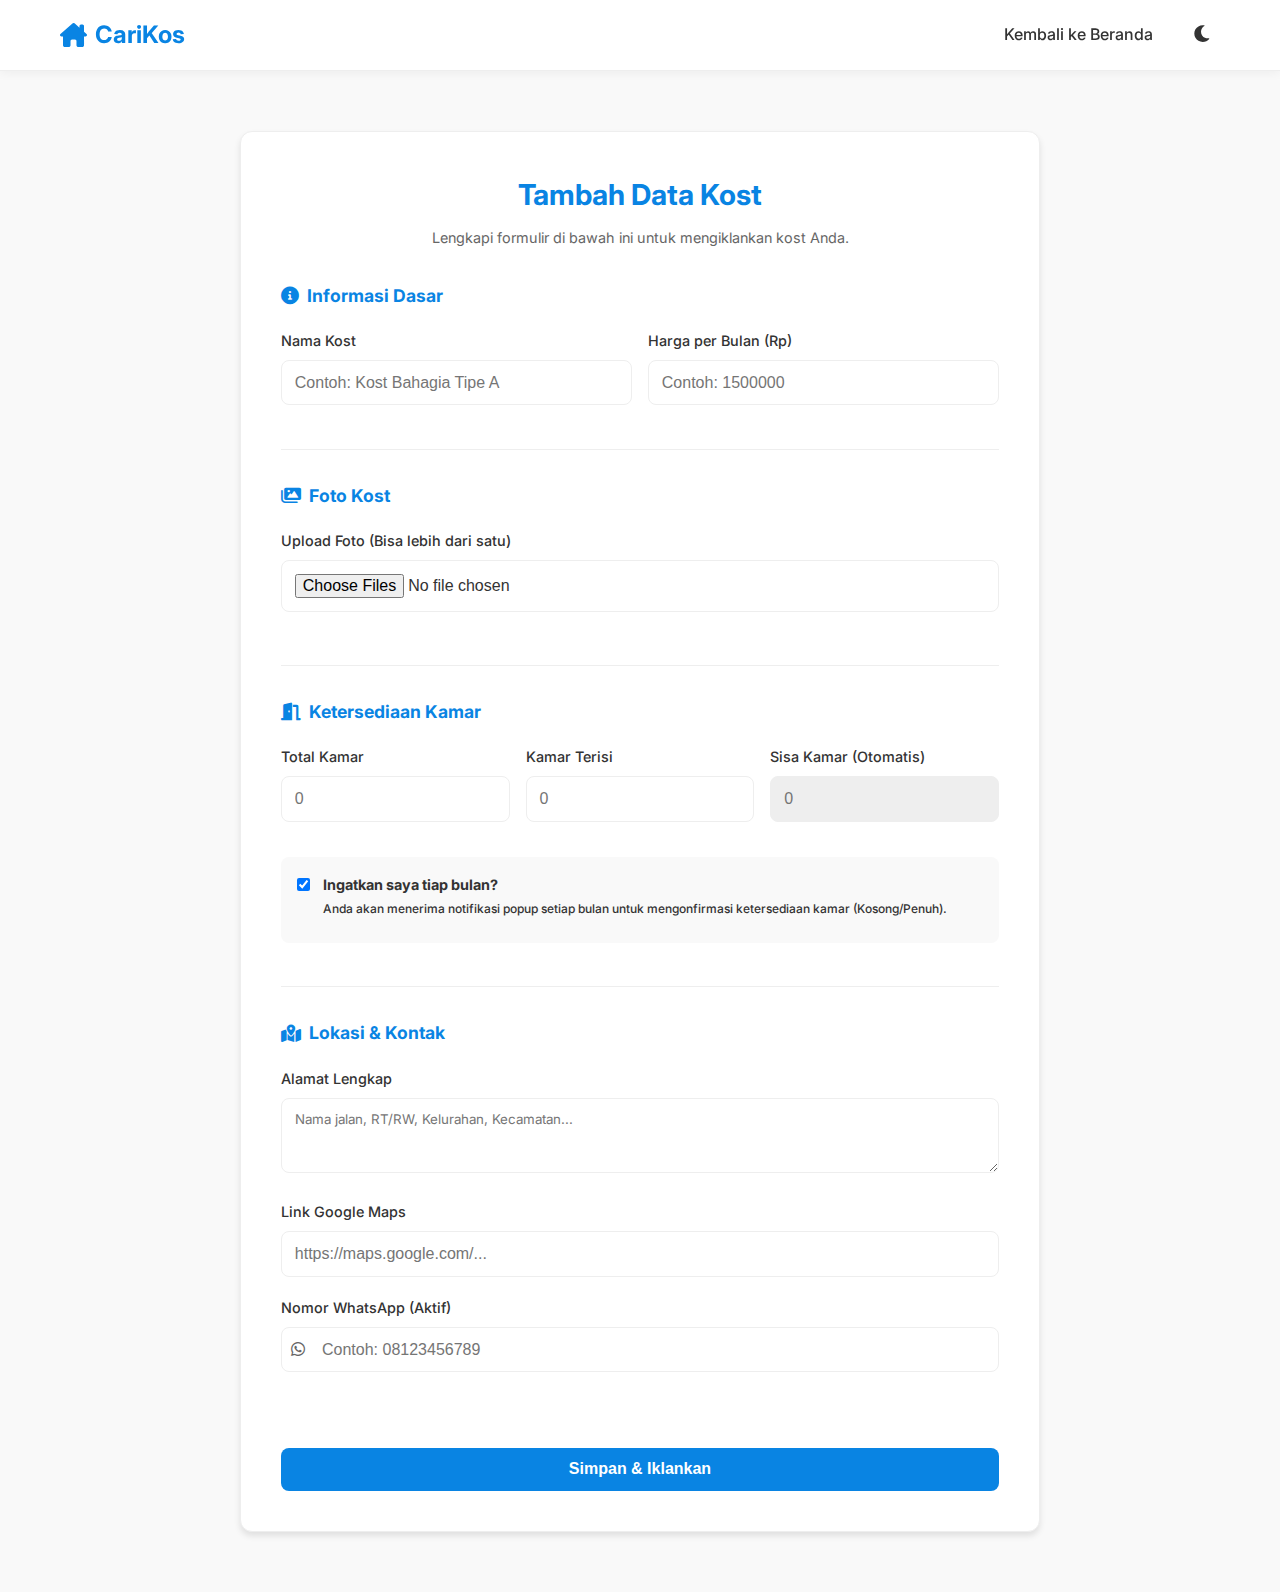
<file: add-kost.html>
<!DOCTYPE html>
<html lang="id">

<head>
    <meta charset="UTF-8">
    <meta name="viewport" content="width=device-width, initial-scale=1.0">
    <title>Tambah Kost - CariKos</title>
    <link rel="stylesheet" href="css/style.css">
    <link href="https://fonts.googleapis.com/css2?family=Inter:wght@400;500;600;700&display=swap" rel="stylesheet">
    <link rel="stylesheet" href="https://cdnjs.cloudflare.com/ajax/libs/font-awesome/6.0.0/css/all.min.css">
</head>

<body>

    <!-- Navbar -->
    <nav class="navbar">
        <div class="container nav-container">
            <a href="index.html" class="logo">
                <i class="fa-solid fa-house-chimney"></i> CariKos
            </a>
            <div class="nav-links">
                <a href="index.html">Kembali ke Beranda</a>
                <button id="theme-toggle" class="theme-toggle" title="Ganti Mode">
                    <i class="fa-solid fa-moon"></i>
                </button>
            </div>
            <div class="menu-toggle" id="mobile-menu">
                <i class="fa-solid fa-bars"></i>
            </div>
        </div>
    </nav>

    <!-- Form Section -->
    <section class="section-padding bg-light">
        <div class="container">
            <div class="auth-card" style="max-width: 800px; margin: 0 auto; text-align: left;">
                <div class="auth-header center-text">
                    <h2>Tambah Data Kost</h2>
                    <p>Lengkapi formulir di bawah ini untuk mengiklankan kost Anda.</p>
                </div>

                <form id="add-kost-form">

                    <!-- 1. Informasi Dasar -->
                    <div class="form-section">
                        <h3><i class="fa-solid fa-circle-info"></i> Informasi Dasar</h3>
                        <div class="form-grid">
                            <div class="form-group">
                                <label for="kost-name">Nama Kost</label>
                                <input type="text" id="kost-name" placeholder="Contoh: Kost Bahagia Tipe A" required>
                            </div>
                            <div class="form-group">
                                <label for="kost-price">Harga per Bulan (Rp)</label>
                                <input type="number" id="kost-price" placeholder="Contoh: 1500000" required>
                            </div>
                        </div>
                    </div>

                    <!-- 2. Media Gambar -->
                    <div class="form-section">
                        <h3><i class="fa-solid fa-images"></i> Foto Kost</h3>
                        <div class="form-group">
                            <label for="kost-images">Upload Foto (Bisa lebih dari satu)</label>
                            <input type="file" id="kost-images" multiple accept="image/*">
                            <div id="image-preview-container" class="preview-container">
                                <!-- Preview images will appear here -->
                            </div>
                        </div>
                    </div>

                    <!-- 3. Ketersediaan Kamar -->
                    <div class="form-section">
                        <h3><i class="fa-solid fa-door-open"></i> Ketersediaan Kamar</h3>
                        <div class="form-grid-3">
                            <div class="form-group">
                                <label for="total-rooms">Total Kamar</label>
                                <input type="number" id="total-rooms" min="1" placeholder="0" required>
                            </div>
                            <div class="form-group">
                                <label for="occupied-rooms">Kamar Terisi</label>
                                <input type="number" id="occupied-rooms" min="0" placeholder="0" required>
                            </div>
                            <div class="form-group">
                                <label for="empty-rooms">Sisa Kamar (Otomatis)</label>
                                <input type="number" id="empty-rooms" placeholder="0" readonly
                                    style="background-color: var(--border-color);">
                            </div>
                        </div>

                        <!-- Monthly Reminder Checkbox -->
                        <div class="form-group checkbox-group">
                            <input type="checkbox" id="monthly-reminder" checked>
                            <label for="monthly-reminder">
                                <strong>Ingatkan saya tiap bulan?</strong><br>
                                <small>Anda akan menerima notifikasi popup setiap bulan untuk mengonfirmasi ketersediaan
                                    kamar (Kosong/Penuh).</small>
                            </label>
                        </div>
                    </div>

                    <!-- 4. Lokasi & Kontak -->
                    <div class="form-section">
                        <h3><i class="fa-solid fa-map-location-dot"></i> Lokasi & Kontak</h3>
                        <div class="form-group">
                            <label for="kost-address">Alamat Lengkap</label>
                            <textarea id="kost-address" rows="3"
                                placeholder="Nama jalan, RT/RW, Kelurahan, Kecamatan..." required
                                style="width: 100%; padding: 0.8rem; border-radius: var(--radius); border: 1px solid var(--border-color); background: var(--bg-body); color: var(--text-main); font-family: inherit;"></textarea>
                        </div>
                        <div class="form-group">
                            <label for="maps-link">Link Google Maps</label>
                            <input type="url" id="maps-link" placeholder="https://maps.google.com/..." required>
                        </div>
                        <div class="form-group">
                            <label for="whatsapp-number">Nomor WhatsApp (Aktif)</label>
                            <div class="input-icon-group">
                                <span class="input-icon"><i class="fa-brands fa-whatsapp"></i></span>
                                <input type="tel" id="whatsapp-number" placeholder="Contoh: 08123456789" required
                                    style="padding-left: 2.5rem;">
                            </div>
                        </div>
                    </div>

                    <button type="submit" class="btn-block">Simpan & Iklankan</button>

                </form>
            </div>
        </div>
    </section>

    <!-- Script -->
    <script src="js/script.js"></script>
</body>

</html>
</file>
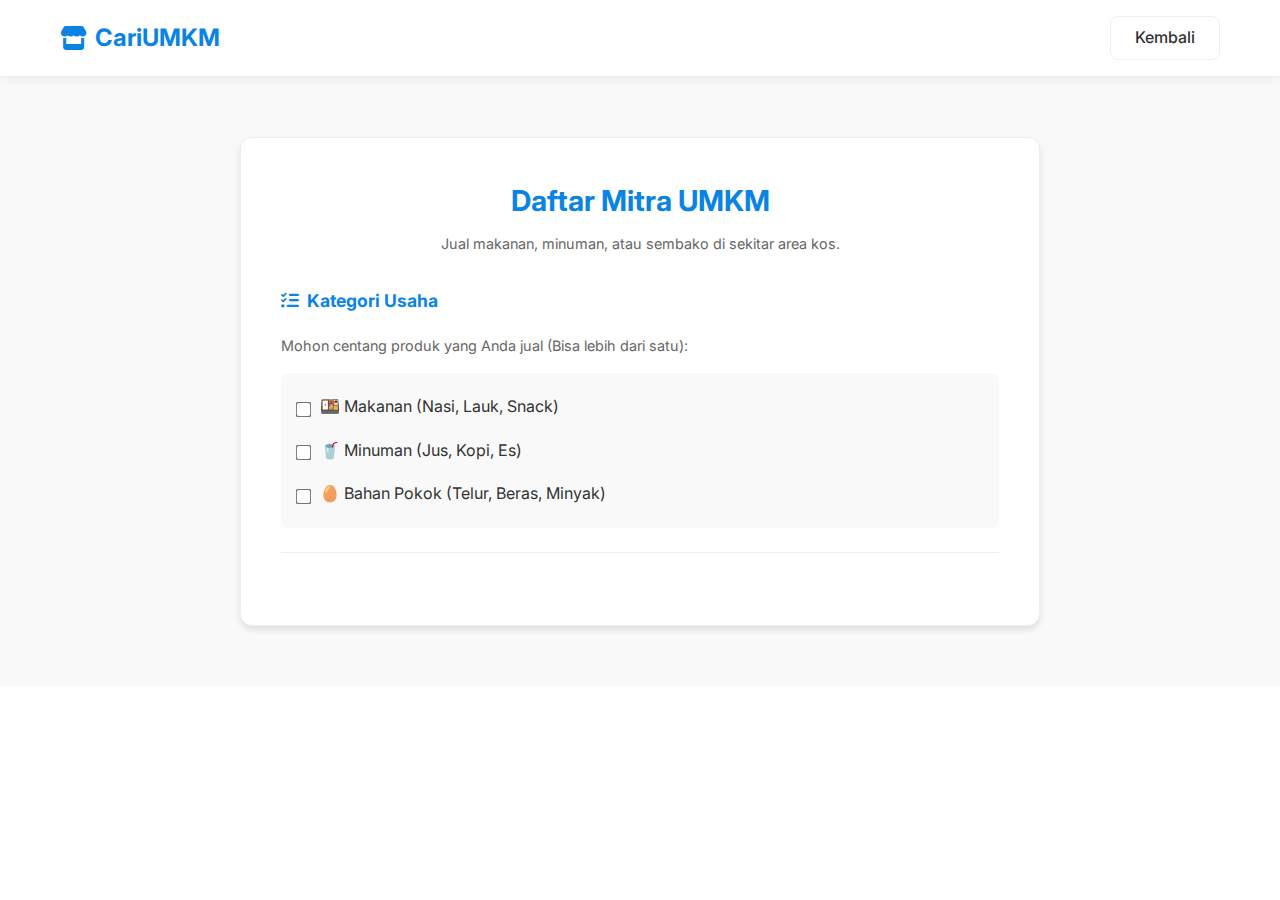
<file: add-umkm.html>
<!DOCTYPE html>
<html lang="id">

<head>
    <meta charset="UTF-8">
    <meta name="viewport" content="width=device-width, initial-scale=1.0">
    <title>Daftar UMKM - CariKos</title>
    <link rel="stylesheet" href="css/style.css">
    <link href="https://fonts.googleapis.com/css2?family=Inter:wght@400;500;600;700&display=swap" rel="stylesheet">
    <link rel="stylesheet" href="https://cdnjs.cloudflare.com/ajax/libs/font-awesome/6.0.0/css/all.min.css">
</head>

<body>

    <!-- Navbar -->
    <nav class="navbar">
        <div class="container nav-container">
            <a href="index.html" class="logo">
                <i class="fa-solid fa-store"></i> CariUMKM
            </a>
            <div class="nav-links">
                <a href="index.html" class="btn-login"
                    style="background: transparent; color: var(--text-main) !important; border: 1px solid var(--border-color);">Kembali</a>
            </div>
        </div>
    </nav>

    <!-- Form Section -->
    <section class="section-padding bg-light">
        <div class="container">
            <div class="auth-card" style="max-width: 800px; margin: 0 auto; text-align: left;">
                <div class="auth-header center-text">
                    <h2>Daftar Mitra UMKM</h2>
                    <p>Jual makanan, minuman, atau sembako di sekitar area kos.</p>
                </div>

                <form id="add-umkm-form">

                    <!-- 1. Kategori Usaha (Wajib Centang Dulu) -->
                    <div class="form-section">
                        <h3><i class="fa-solid fa-list-check"></i> Kategori Usaha</h3>
                        <p style="font-size: 0.9rem; margin-bottom: 1rem; color: var(--text-light);">Mohon centang
                            produk yang Anda jual (Bisa lebih dari satu):</p>

                        <div class="checkbox-group" style="flex-direction: column; gap: 0.5rem;">
                            <label class="custom-checkbox">
                                <input type="checkbox" name="umkm-category" value="Makanan">
                                <span>🍱 Makanan (Nasi, Lauk, Snack)</span>
                            </label>
                            <label class="custom-checkbox">
                                <input type="checkbox" name="umkm-category" value="Minuman">
                                <span>🥤 Minuman (Jus, Kopi, Es)</span>
                            </label>
                            <label class="custom-checkbox">
                                <input type="checkbox" name="umkm-category" value="Bahan Pokok">
                                <span>🥚 Bahan Pokok (Telur, Beras, Minyak)</span>
                            </label>
                        </div>
                    </div>

                    <!-- 2. Detail Usaha (Hidden by default) -->
                    <div id="umkm-details-section" class="hidden-section">

                        <div class="form-section">
                            <h3><i class="fa-solid fa-shop"></i> Informasi Usaha & Produk</h3>
                            <div class="form-grid">
                                <div class="form-group">
                                    <label for="umkm-name">Nama Usaha / Warung</label>
                                    <input type="text" id="umkm-name" placeholder="Contoh: Warung Makan Bu Tejo"
                                        required>
                                </div>
                                <div class="form-group">
                                    <label for="umkm-price-range">Range Harga (Rp)</label>
                                    <input type="text" id="umkm-price-range" placeholder="Contoh: 10.000 - 25.000"
                                        required>
                                </div>
                            </div>

                            <div class="form-group">
                                <label for="umkm-images">Foto Menu / Produk</label>
                                <input type="file" id="umkm-images" multiple accept="image/*">
                                <div id="umkm-image-preview" class="preview-container"></div>
                            </div>
                        </div>

                        <!-- 3. Opsi Pengiriman -->
                        <div class="form-section">
                            <h3><i class="fa-solid fa-truck-fast"></i> Opsi Pengiriman</h3>
                            <div class="form-group">
                                <label style="margin-bottom: 0.8rem; display: block;">Apakah pesanan bisa
                                    diantar?</label>
                                <div style="display: flex; gap: 1.5rem; flex-wrap: wrap;">
                                    <label style="display: flex; align-items: center; gap: 0.5rem; cursor: pointer;">
                                        <input type="radio" name="delivery-option" value="Ambil Sendiri" checked>
                                        <span>Ambil di Tempat (Pickup)</span>
                                    </label>
                                    <label style="display: flex; align-items: center; gap: 0.5rem; cursor: pointer;">
                                        <input type="radio" name="delivery-option" value="Diantar">
                                        <span>Bisa Diantar (Delivery)</span>
                                    </label>
                                    <label style="display: flex; align-items: center; gap: 0.5rem; cursor: pointer;">
                                        <input type="radio" name="delivery-option" value="Fleksibel">
                                        <span>Keduanya</span>
                                    </label>
                                </div>
                            </div>
                        </div>

                        <!-- 4. Lokasi & Kontak -->
                        <div class="form-section">
                            <h3><i class="fa-solid fa-map-location-dot"></i> Lokasi & Kontak</h3>
                            <div class="form-group">
                                <label for="umkm-address">Alamat Lengkap</label>
                                <textarea id="umkm-address" rows="2" placeholder="Alamat usaha..." required
                                    style="width: 100%; padding: 0.8rem; border-radius: var(--radius); border: 1px solid var(--border-color); background: var(--bg-body); color: var(--text-main); font-family: inherit;"></textarea>
                            </div>
                            <div class="form-group">
                                <label for="umkm-whatsapp">Nomor WhatsApp (Untuk Pemesanan)</label>
                                <div class="input-icon-group">
                                    <span class="input-icon"><i class="fa-brands fa-whatsapp"></i></span>
                                    <input type="tel" id="umkm-whatsapp" placeholder="Contoh: 08123456789" required
                                        style="padding-left: 2.5rem;">
                                </div>
                            </div>
                        </div>

                        <button type="submit" class="btn-block"
                            style="background-color: var(--secondary-color); color: #333;">Daftar UMKM Sekarang</button>
                    </div> <!-- End of Hidden Section -->

                </form>
            </div>
        </div>
    </section>

    <script src="js/script.js"></script>
</body>

</html>
</file>
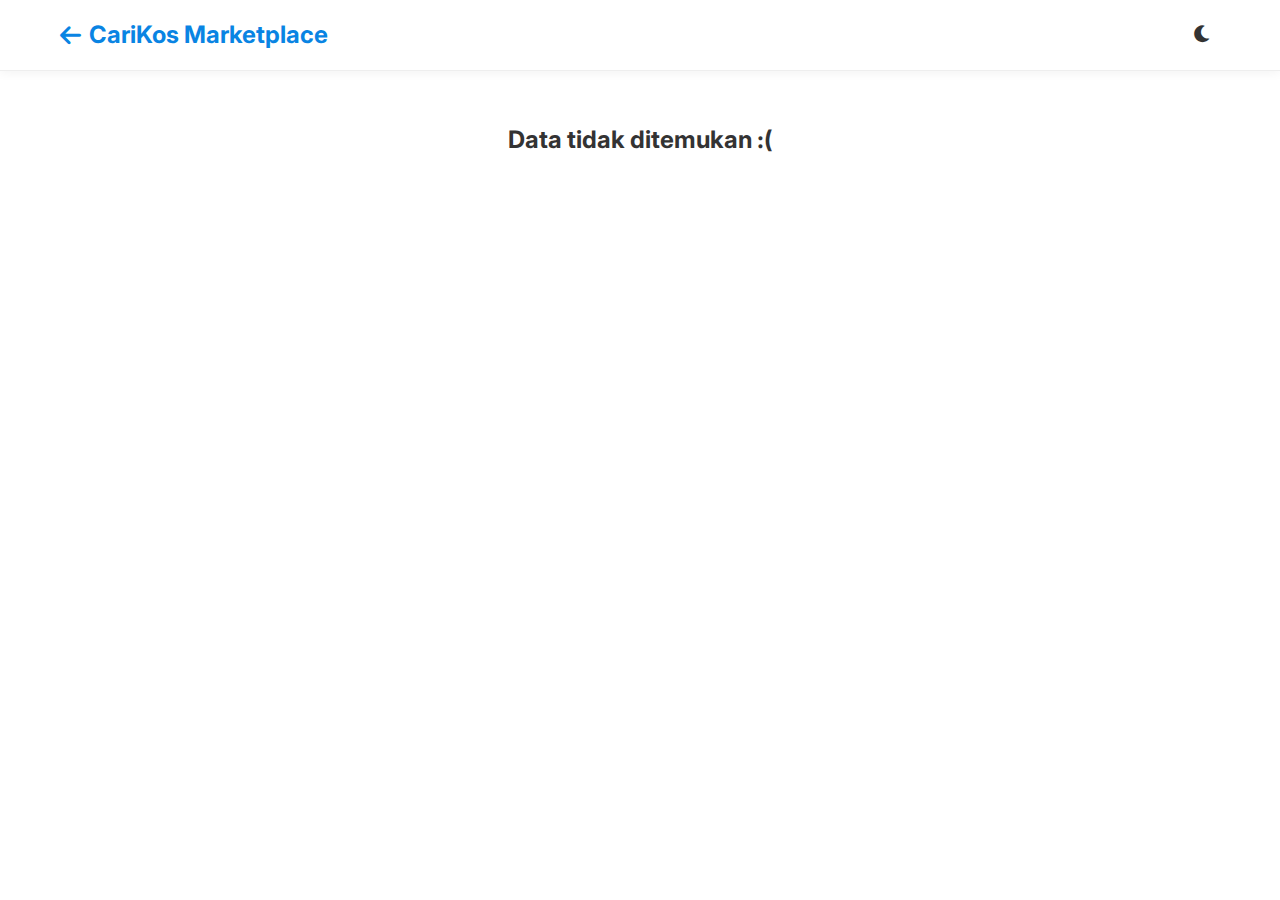
<file: detail.html>
<!DOCTYPE html>
<html lang="id">

<head>
    <meta charset="UTF-8">
    <meta name="viewport" content="width=device-width, initial-scale=1.0">
    <title>Detail - CariKos Marketplace</title>
    <link rel="stylesheet" href="css/style.css">
    <link href="https://fonts.googleapis.com/css2?family=Inter:wght@400;500;600;700&display=swap" rel="stylesheet">
    <link rel="stylesheet" href="https://cdnjs.cloudflare.com/ajax/libs/font-awesome/6.0.0/css/all.min.css">
</head>

<body class="fb-body">

    <!-- Navbar (Simplified for Marketplace feel) -->
    <nav class="navbar">
        <div class="container nav-container">
            <a href="index.html" class="logo">
                <i class="fa-solid fa-arrow-left"></i> CariKos Marketplace
            </a>
            <div class="nav-links">
                <button id="theme-toggle" class="theme-toggle" title="Ganti Mode">
                    <i class="fa-solid fa-moon"></i>
                </button>
            </div>
        </div>
    </nav>

    <!-- FB Marketplace Layout -->
    <div class="fb-container">
        <!-- LEFT: Image Gallery Stage -->
        <div class="fb-gallery-stage">
            <div class="main-image-wrapper">
                <img id="detail-main-img" src="" alt="Main Image">
            </div>
            <!-- Thumbnails Floating Bottom -->
            <div class="fb-thumbnails" id="detail-thumbs">
                <!-- Thumbs injected via JS -->
            </div>
        </div>

        <!-- RIGHT: Info & Actions -->
        <div class="fb-sidebar">
            <div class="fb-content-wrapper">

                <!-- Title Block -->
                <div class="fb-header">
                    <h1 id="detail-title">Memuat Nama...</h1>
                    <div class="fb-price-row">
                        <h2 id="detail-price">Rp0</h2>
                        <span id="detail-unit"></span>
                    </div>
                    <p class="fb-meta">
                        Listed <span id="listed-time">baru saja</span> in <span
                            id="detail-location-text">Lokasi..</span>
                    </p>
                </div>

                <!-- Action Buttons -->
                <div class="fb-actions">
                    <a href="#" id="wa-button" target="_blank" class="btn-fb-primary">
                        <i class="fa-brands fa-whatsapp"></i> Kirim Pesan
                    </a>
                    <div class="fb-secondary-actions">
                        <button class="btn-fb-secondary"><i class="fa-solid fa-bookmark"></i> Simpan</button>
                        <button class="btn-fb-secondary"><i class="fa-solid fa-share"></i> Bagikan</button>
                    </div>
                </div>

                <!-- Quick Message Box -->
                <div class="fb-message-box">
                    <p><i class="fa-brands fa-whatsapp" style="color:#25D366"></i> <strong>Kirim pesan ke
                            pemilik</strong></p>
                    <div class="chat-input-row">
                        <input type="text" value="Halo, apakah ini masih ada?" readonly
                            style="background: var(--bg-light); border:none; padding:10px; border-radius:8px; width:100%; color: var(--text-light);">
                        <button class="btn-send-icon"><i class="fa-solid fa-paper-plane"></i></button>
                    </div>
                </div>

                <hr class="fb-divider">

                <!-- Details Section -->
                <div class="fb-details">
                    <h3>Detail</h3>
                    <div class="detail-row">
                        <span class="label">Kategori</span>
                        <span class="value" id="detail-category">...</span>
                    </div>
                    <div class="detail-row">
                        <span class="label">Kondisi</span>
                        <span class="value">Terawat / Baru</span>
                    </div>

                    <h3 style="margin-top:1.5rem;">Deskripsi</h3>
                    <p id="detail-desc" class="desc-text">
                        Deskripsi lengkap akan muncul di sini...
                    </p>
                </div>

                <hr class="fb-divider">

                <!-- Map / Location -->
                <div class="fb-map-section">
                    <h3>Lokasi</h3>
                    <p id="detail-location-full" style="font-size:0.9rem; color:var(--text-light); margin-bottom:10px;">
                    </p>
                    <div class="map-placeholder">
                        <i class="fa-solid fa-map-location-dot"></i>
                        <span>Peta Lokasi (Perkiraan)</span>
                    </div>
                </div>

                <hr class="fb-divider">

                <!-- Seller Info -->
                <div class="fb-seller">
                    <div class="seller-avatar">
                        <i class="fa-solid fa-user"></i>
                    </div>
                    <div class="seller-info">
                        <h4>Pemilik / Admin</h4>
                        <p>Bergabung 2024</p>
                    </div>
                    <button class="btn-small-outline">Lihat Profil</button>
                </div>

            </div>
        </div>
    </div>

    <script src="js/script.js"></script>
</body>

</html>
</file>
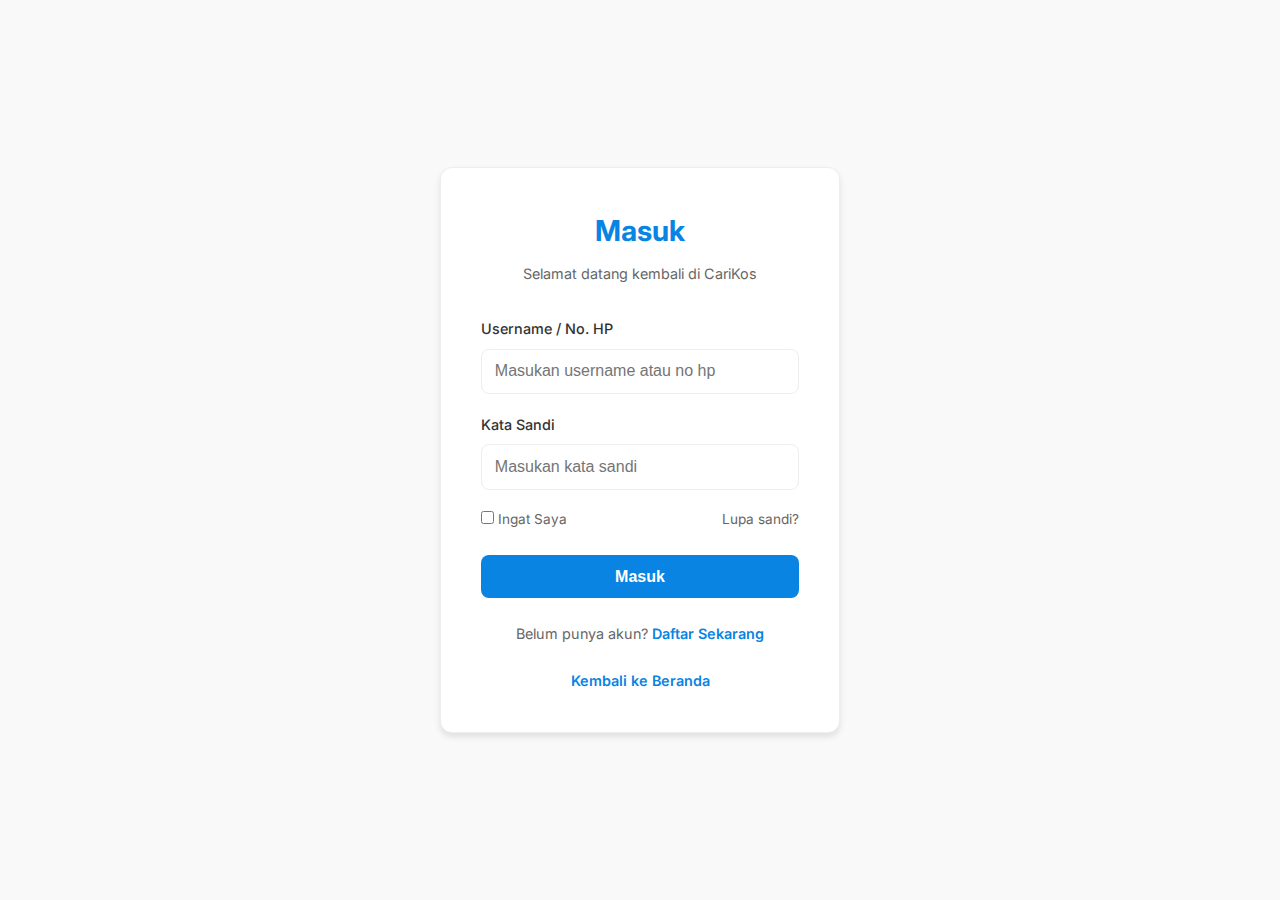
<file: login.html>
<!DOCTYPE html>
<html lang="id">

<head>
    <meta charset="UTF-8">
    <meta name="viewport" content="width=device-width, initial-scale=1.0">
    <title>Masuk - CariKos</title>
    <link rel="stylesheet" href="css/style.css">
    <link href="https://fonts.googleapis.com/css2?family=Inter:wght@400;500;600;700&display=swap" rel="stylesheet">
    <link rel="stylesheet" href="https://cdnjs.cloudflare.com/ajax/libs/font-awesome/6.0.0/css/all.min.css">
</head>

<body class="auth-body">

    <div class="auth-card">
        <div class="auth-header">
            <h2>Masuk</h2>
            <p>Selamat datang kembali di CariKos</p>
        </div>
        <form id="login-form">
            <div class="form-group">
                <label for="username">Username / No. HP</label>
                <input type="text" id="username" placeholder="Masukan username atau no hp" required>
            </div>
            <div class="form-group">
                <label for="password">Kata Sandi</label>
                <input type="password" id="password" placeholder="Masukan kata sandi" required>
            </div>
            <div class="form-actions">
                <label><input type="checkbox"> Ingat Saya</label>
                <a href="#">Lupa sandi?</a>
            </div>
            <button type="submit" class="btn-block">Masuk</button>
        </form>
        <div class="auth-footer">
            <p>Belum punya akun? <a href="register.html">Daftar Sekarang</a></p>
            <br>
            <a href="index.html">Kembali ke Beranda</a>
        </div>
    </div>

    <script src="js/script.js"></script>
</body>

</html>
</file>
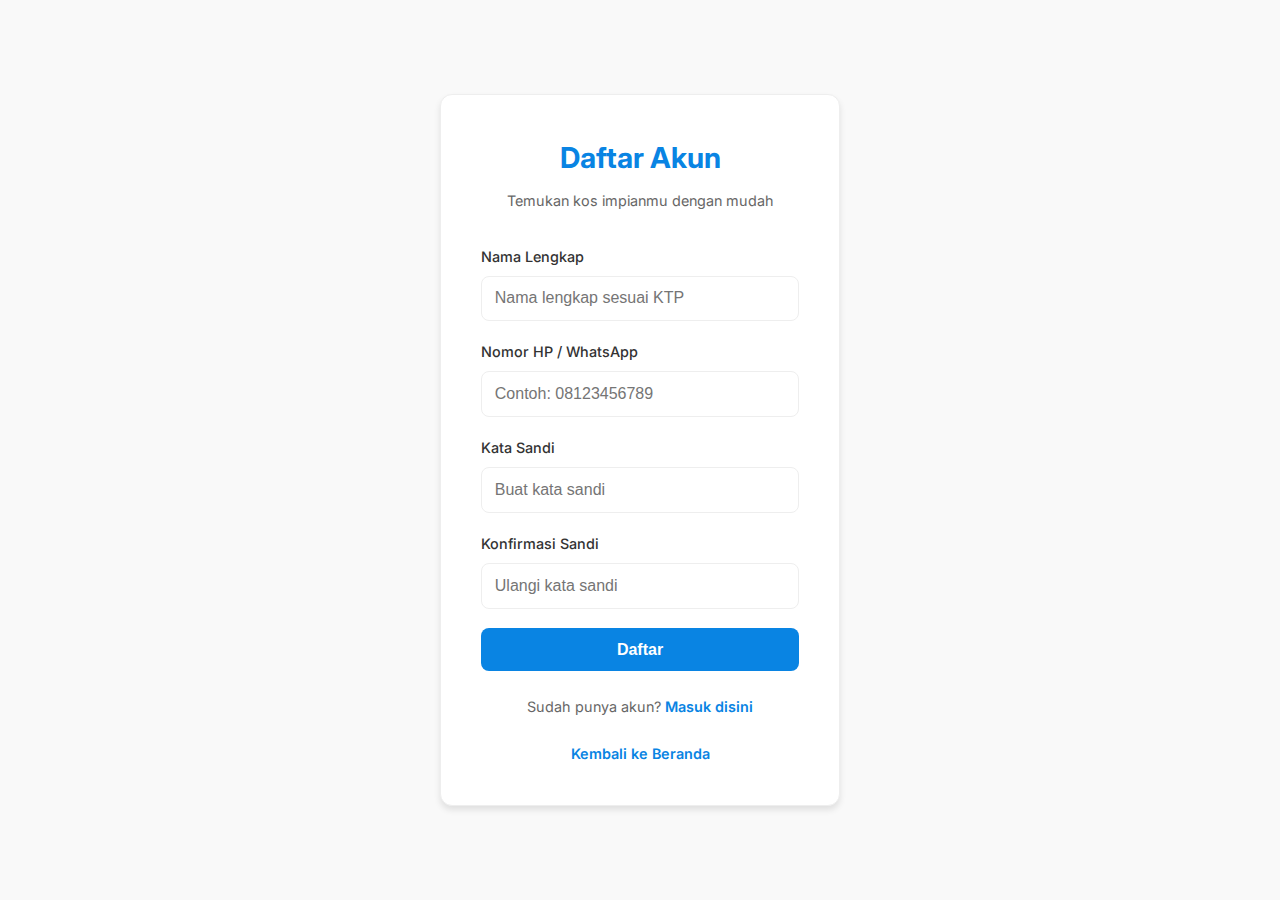
<file: register.html>
<!DOCTYPE html>
<html lang="id">

<head>
    <meta charset="UTF-8">
    <meta name="viewport" content="width=device-width, initial-scale=1.0">
    <title>Daftar - CariKos</title>
    <link rel="stylesheet" href="css/style.css">
    <link href="https://fonts.googleapis.com/css2?family=Inter:wght@400;500;600;700&display=swap" rel="stylesheet">
    <link rel="stylesheet" href="https://cdnjs.cloudflare.com/ajax/libs/font-awesome/6.0.0/css/all.min.css">
</head>

<body class="auth-body">

    <div class="auth-card">
        <div class="auth-header">
            <h2>Daftar Akun</h2>
            <p>Temukan kos impianmu dengan mudah</p>
        </div>
        <form id="register-form">
            <div class="form-group">
                <label for="fullname">Nama Lengkap</label>
                <input type="text" id="fullname" placeholder="Nama lengkap sesuai KTP" required>
            </div>
            <div class="form-group">
                <label for="phone">Nomor HP / WhatsApp</label>
                <input type="tel" id="phone" placeholder="Contoh: 08123456789" required>
            </div>
            <div class="form-group">
                <label for="password">Kata Sandi</label>
                <input type="password" id="password" placeholder="Buat kata sandi" required>
            </div>
            <div class="form-group">
                <label for="confirm-password">Konfirmasi Sandi</label>
                <input type="password" id="confirm-password" placeholder="Ulangi kata sandi" required>
            </div>

            <button type="submit" class="btn-block">Daftar</button>
        </form>
        <div class="auth-footer">
            <p>Sudah punya akun? <a href="login.html">Masuk disini</a></p>
            <br>
            <a href="index.html">Kembali ke Beranda</a>
        </div>
    </div>

    <script src="js/script.js"></script>
</body>

</html>
</file>
<file: css/style.css>
/* CSS Variables & Reset */
:root {
    /* Blue Theme Palette */
    --primary-color: #0984e3;
    --primary-dark: #076bb8;
    --secondary-color: #f1c40f;

    /* Light Mode Defaults */
    --bg-body: #ffffff;
    --bg-light: #f9f9f9;
    --bg-card: #ffffff;
    --text-main: #333333;
    --text-light: #666666;
    --border-color: #eeeeee;
    --shadow: 0 4px 6px rgba(0, 0, 0, 0.1);

    --radius: 8px;
    --transition: all 0.3s ease;
}

/* Dark Mode Variables */
[data-theme="dark"] {
    --bg-body: #1a1a1a;
    --bg-light: #2d2d2d;
    --bg-card: #2d2d2d;
    --text-main: #f5f5f5;
    --text-light: #cccccc;
    --border-color: #444444;
    --shadow: 0 4px 6px rgba(0, 0, 0, 0.3);
}

* {
    margin: 0;
    padding: 0;
    box-sizing: border-box;
}

body {
    font-family: 'Inter', sans-serif;
    line-height: 1.6;
    color: var(--text-main);
    background-color: var(--bg-body);
    transition: background-color 0.3s ease, color 0.3s ease;
}

a {
    text-decoration: none;
    color: inherit;
    transition: var(--transition);
}

ul {
    list-style: none;
}

img {
    max-width: 100%;
    display: block;
}

/* Layout Utilities */
.container {
    max-width: 1200px;
    margin: 0 auto;
    padding: 0 20px;
}

.section-padding {
    padding: 60px 0;
}

.bg-light {
    background-color: var(--bg-light);
}

.center-text {
    text-align: center;
}

/* Navbar */
.navbar {
    background-color: var(--bg-card);
    box-shadow: 0 2px 10px rgba(0, 0, 0, 0.05);
    position: sticky;
    top: 0;
    z-index: 1000;
    padding: 1rem 0;
    border-bottom: 1px solid var(--border-color);
}

.nav-container {
    display: flex;
    justify-content: space-between;
    align-items: center;
}

.logo {
    font-size: 1.5rem;
    font-weight: 700;
    color: var(--primary-color);
    display: flex;
    align-items: center;
    gap: 0.5rem;
}

.nav-links {
    display: flex;
    gap: 2rem;
    align-items: center;
}

.nav-links a {
    font-weight: 500;
    color: var(--text-main);
}

.nav-links a:hover {
    color: var(--primary-color);
}

.btn-login {
    padding: 0.5rem 1.5rem;
    border: 1px solid var(--primary-color);
    border-radius: var(--radius);
    color: var(--primary-color) !important;
}

.btn-login:hover {
    background-color: var(--primary-color);
    color: #ffffff !important;
}

.menu-toggle {
    display: none;
    font-size: 1.5rem;
    cursor: pointer;
    color: var(--text-main);
}

/* Theme Toggle Button */
.theme-toggle {
    background: none;
    border: none;
    color: var(--text-main);
    font-size: 1.2rem;
    cursor: pointer;
    padding: 0.5rem;
    transition: var(--transition);
}

.theme-toggle:hover {
    color: var(--primary-color);
}

/* Hero Section */
.hero {
    padding: 80px 0 60px;
    text-align: center;
    /* Updated SVG for Blue Theme */
    background-image: url("data:image/svg+xml,%3Csvg width='60' height='60' viewBox='0 0 60 60' xmlns='http://www.w3.org/2000/svg'%3E%3Cg fill='none' fill-rule='evenodd'%3E%3Cg fill='%230984e3' fill-opacity='0.05'%3E%3Cpath d='M36 34v-4h-2v4h-4v2h4v4h2v-4h4v-2h-4zm0-30V0h-2v4h-4v2h4v4h2V6h4V4h-4zM6 34v-4H4v4H0v2h4v4h2v-4h4v-2H6zM6 4V0H4v4H0v2h4v4h2V6h4V4H6z'/%3E%3C/g%3E%3C/g%3E%3C/svg%3E");
}

.hero h1 {
    font-size: 2.5rem;
    margin-bottom: 0.5rem;
    color: var(--text-main);
}

.hero p {
    color: var(--text-light);
    margin-bottom: 2rem;
    font-size: 1.1rem;
}

/* Search Box */
.search-box {
    background: var(--bg-card);
    padding: 0.5rem;
    border-radius: 50px;
    box-shadow: 0 4px 15px rgba(0, 0, 0, 0.1);
    max-width: 600px;
    margin: 0 auto;
    display: flex;
    align-items: center;
    border: 1px solid var(--border-color);
}

.search-icon {
    color: #999;
    margin-left: 1rem;
    font-size: 1.2rem;
}

.search-box input {
    border: none;
    outline: none;
    width: 100%;
    padding: 0.8rem 1rem;
    font-size: 1rem;
    background: transparent;
    color: var(--text-main);
}

.btn-search {
    background-color: var(--primary-color);
    color: #ffffff;
    border: none;
    padding: 0.8rem 2rem;
    border-radius: 50px;
    font-weight: 600;
    cursor: pointer;
    transition: var(--transition);
}

.btn-search:hover {
    background-color: var(--primary-dark);
}

/* Promo Banner */
.promo-banner {
    margin-top: -30px;
    margin-bottom: 2rem;
}

.promo-card {
    background: linear-gradient(135deg, #74b9ff, #0984e3);
    color: #ffffff;
    padding: 2rem;
    border-radius: 12px;
    display: flex;
    justify-content: space-between;
    align-items: center;
    box-shadow: var(--shadow);
    overflow: hidden;
    position: relative;
}

.promo-text h3 {
    font-size: 1.8rem;
    margin-bottom: 0.5rem;
    color: #ffffff;
}

.promo-text p {
    color: #f0f0f0;
}

.btn-outline {
    background: transparent;
    border: 2px solid #ffffff;
    color: #ffffff;
    padding: 0.6rem 1.5rem;
    border-radius: 50px;
    font-weight: 600;
    cursor: pointer;
    margin-top: 1rem;
    transition: var(--transition);
}

.btn-outline:hover {
    background: #ffffff;
    color: var(--primary-color);
}

.promo-visual {
    font-size: 5rem;
    opacity: 0.8;
}

/* Recommendations Section */
.section-header {
    display: flex;
    justify-content: space-between;
    align-items: flex-end;
    margin-bottom: 2rem;
}

.section-header h2 {
    font-size: 1.8rem;
    color: var(--text-main);
}

.highlight-text {
    color: var(--primary-color);
}

.view-all {
    color: var(--primary-color);
    font-weight: 600;
}

.card-grid {
    display: grid;
    grid-template-columns: repeat(auto-fit, minmax(250px, 1fr));
    gap: 1.5rem;
}

/* Card Component */
.card {
    background: var(--bg-card);
    border-radius: var(--radius);
    overflow: hidden;
    box-shadow: 0 2px 8px rgba(0, 0, 0, 0.08);
    transition: var(--transition);
    border: 1px solid var(--border-color);
}

.card:hover {
    transform: translateY(-5px);
    box-shadow: 0 8px 16px rgba(0, 0, 0, 0.12);
}

.card-image {
    position: relative;
    height: 180px;
}

.card-image img {
    width: 100%;
    height: 100%;
    object-fit: cover;
}

.tag {
    position: absolute;
    top: 10px;
    left: 10px;
    background: var(--secondary-color);
    color: #fff;
    padding: 2px 8px;
    border-radius: 4px;
    font-size: 0.75rem;
    font-weight: 700;
    text-transform: uppercase;
}

.price-overlay {
    position: absolute;
    bottom: 0;
    left: 0;
    background: rgba(0, 0, 0, 0.6);
    color: #ffffff;
    padding: 5px 10px;
    font-size: 0.9rem;
    font-weight: 600;
    border-top-right-radius: 8px;
}

.card-body {
    padding: 1rem;
}

.card-tags {
    display: flex;
    justify-content: space-between;
    font-size: 0.8rem;
    margin-bottom: 0.5rem;
}

.badge {
    padding: 2px 8px;
    border-radius: 4px;
    font-weight: 600;
}

.badge.putri {
    background: #ffeff5;
    color: #e84393;
}

.badge.putra {
    background: #eaf2ff;
    color: #0984e3;
}

.badge.campur {
    background: #eee;
    color: #636e72;
}

/* Dark Mode Adjustments for Badges */
[data-theme="dark"] .badge.putri {
    background: #602140;
    color: #faa2c1;
}

[data-theme="dark"] .badge.putra {
    background: #183e66;
    color: #74c0fc;
}

[data-theme="dark"] .badge.campur {
    background: #444;
    color: #ccc;
}


.rooms-left {
    color: #e74c3c;
    font-weight: 500;
}

.card h3 {
    font-size: 1.1rem;
    margin-bottom: 0.3rem;
    color: var(--text-main);
}

.location {
    color: var(--text-light);
    font-size: 0.9rem;
    margin-bottom: 0.8rem;
}

.facilities {
    display: flex;
    gap: 0.8rem;
    font-size: 0.85rem;
    color: var(--text-light);
}

/* Features Section */
.features-grid {
    display: grid;
    grid-template-columns: repeat(auto-fit, minmax(300px, 1fr));
    gap: 2rem;
    margin-top: 2rem;
}

.feature-group {
    background: var(--bg-card);
    padding: 2rem;
    border-radius: 12px;
    box-shadow: 0 4px 6px rgba(0, 0, 0, 0.05);
    transition: var(--transition);
    border: 1px solid var(--border-color);
}

.feature-group h3 {
    margin-bottom: 1rem;
    color: var(--text-main);
}

.feature-icon {
    width: 50px;
    height: 50px;
    border-radius: 12px;
    display: flex;
    align-items: center;
    justify-content: center;
    font-size: 1.5rem;
    margin-bottom: 1rem;
    color: #ffffff;
}

.feature-icon.owner {
    background-color: #27ae60;
}

.feature-icon.user {
    background-color: #0984e3;
}

.feature-icon.admin {
    background-color: #e67e22;
}

.feature-group ul li {
    margin-bottom: 0.5rem;
    display: flex;
    align-items: center;
    gap: 0.5rem;
    color: var(--text-light);
}

.feature-group ul li i {
    color: var(--primary-color);
    font-size: 0.9rem;
}

/* Footer */
.footer {
    background-color: #2c3e50;
    color: #ffffff;
    padding: 4rem 0 1rem;
}

[data-theme="dark"] .footer {
    background-color: #1e272e;
    border-top: 1px solid var(--border-color);
}


.footer-brand p {
    color: #bdc3c7;
}

.footer-links a {
    color: #bdc3c7;
}

.footer-links a:hover {
    color: #ffffff;
}

/* Auth Pages (Login/Register) */
.auth-body {
    display: flex;
    justify-content: center;
    align-items: center;
    min-height: 100vh;
    background-color: var(--bg-light);
}

.auth-card {
    background: var(--bg-card);
    padding: 2.5rem;
    border-radius: 12px;
    box-shadow: var(--shadow);
    width: 100%;
    max-width: 400px;
    text-align: center;
    border: 1px solid var(--border-color);
}

.auth-header {
    margin-bottom: 2rem;
}

.auth-header h2 {
    color: var(--primary-color);
    font-size: 1.8rem;
    margin-bottom: 0.5rem;
}

.auth-header p {
    color: var(--text-light);
    font-size: 0.9rem;
}

.form-group {
    margin-bottom: 1.2rem;
    text-align: left;
}

.form-group label {
    display: block;
    margin-bottom: 0.5rem;
    font-size: 0.9rem;
    color: var(--text-main);
    font-weight: 500;
}

.form-group input {
    width: 100%;
    padding: 0.8rem;
    border: 1px solid var(--border-color);
    border-radius: var(--radius);
    font-size: 1rem;
    background-color: var(--bg-body);
    color: var(--text-main);
}

.form-group input:focus {
    outline: none;
    border-color: var(--primary-color);
    box-shadow: 0 0 0 2px rgba(9, 132, 227, 0.2);
}

.form-actions {
    display: flex;
    justify-content: space-between;
    align-items: center;
    margin-bottom: 1.5rem;
    font-size: 0.85rem;
    color: var(--text-light);
}

.btn-block {
    width: 100%;
    padding: 0.8rem;
    background-color: var(--primary-color);
    color: #ffffff;
    border: none;
    border-radius: var(--radius);
    font-size: 1rem;
    font-weight: 600;
    cursor: pointer;
    transition: var(--transition);
}

.btn-block:hover {
    background-color: var(--primary-dark);
}

.auth-footer {
    margin-top: 1.5rem;
    font-size: 0.9rem;
    color: var(--text-light);
}

.auth-footer a {
    color: var(--primary-color);
    font-weight: 600;
}

/* Responsive */
@media (max-width: 768px) {
    .nav-links {
        display: none;
        flex-direction: column;
        width: 100%;
        position: absolute;
        top: 100%;
        left: 0;
        background: var(--bg-card);
        padding: 1rem;
        box-shadow: 0 4px 6px rgba(0, 0, 0, 0.1);
        border-top: 1px solid var(--border-color);
    }

    .nav-links.active {
        display: flex;
    }

    .menu-toggle {
        display: block;
    }

    .hero h1 {
        font-size: 2rem;
    }

    .promo-card {
        flex-direction: column;
        text-align: center;
    }

    .promo-visual {
        margin-top: 1rem;
    }
}

/* --- Add Kost Page Styles --- */
.form-section {
    margin-bottom: 2rem;
    padding-bottom: 1.5rem;
    border-bottom: 1px solid var(--border-color);
}

.form-section:last-of-type {
    border-bottom: none;
}

.form-section h3 {
    color: var(--primary-color);
    margin-bottom: 1.2rem;
    font-size: 1.1rem;
    display: flex;
    align-items: center;
    gap: 0.5rem;
}

.form-grid {
    display: grid;
    grid-template-columns: 1fr 1fr;
    gap: 1rem;
}

.form-grid-3 {
    display: grid;
    grid-template-columns: 1fr 1fr 1fr;
    gap: 1rem;
}

.checkbox-group {
    display: flex;
    align-items: flex-start;
    gap: 0.8rem;
    background: var(--bg-light);
    padding: 1rem;
    border-radius: var(--radius);
    margin-top: 1rem;
}

.checkbox-group input[type="checkbox"] {
    width: auto;
    margin-top: 0.3rem;
}

.preview-container {
    display: flex;
    gap: 10px;
    margin-top: 10px;
    flex-wrap: wrap;
}

.preview-img {
    width: 80px;
    height: 80px;
    object-fit: cover;
    border-radius: var(--radius);
    border: 1px solid var(--border-color);
}

.input-icon-group {
    position: relative;
}

.input-icon {
    position: absolute;
    left: 10px;
    top: 50%;
    transform: translateY(-50%);
    color: var(--text-light);
}

/* Progressive Form Styles */
.hidden-section {
    display: none;
    opacity: 0;
    transition: opacity 0.5s ease;
}

.hidden-section.visible {
    display: block;
    opacity: 1;
    animation: fadeIn 0.5s ease-in-out;
}

@keyframes fadeIn {
    from {
        opacity: 0;
        transform: translateY(10px);
    }

    to {
        opacity: 1;
        transform: translateY(0);
    }
}

.custom-checkbox {
    display: flex;
    align-items: center;
    gap: 10px;
    cursor: pointer;
    font-size: 1rem;
    padding: 5px 0;
}

.custom-checkbox input {
    transform: scale(1.2);
    cursor: pointer;
}

@media (max-width: 600px) {

    .form-grid,
    .form-grid-3 {
        grid-template-columns: 1fr;
    }

    /* --- FB Style Marketplace Detail --- */
    .fb-body {
        overflow-y: auto;
        /* Allow scroll */
    }

    .fb-container {
        display: flex;
        height: calc(100vh - 60px);
        /* Fill screen minus navbar */
        margin-top: 0;
    }

    @media (max-width: 900px) {
        .fb-container {
            flex-direction: column;
            height: auto;
        }
    }

    /* LEFT: Gallery Stage */
    .fb-gallery-stage {
        flex: 1.8;
        /* Takes up more space */
        background-color: #000;
        display: flex;
        flex-direction: column;
        justify-content: center;
        align-items: center;
        position: relative;
        padding: 20px;
    }

    .main-image-wrapper {
        height: 80%;
        width: 100%;
        display: flex;
        justify-content: center;
        align-items: center;
    }

    .main-image-wrapper img {
        max-height: 100%;
        max-width: 100%;
        object-fit: contain;
    }

    .fb-thumbnails {
        margin-top: 20px;
        display: flex;
        gap: 10px;
        overflow-x: auto;
        max-width: 100%;
        padding-bottom: 5px;
    }

    .fb-thumbnails img {
        width: 60px;
        height: 60px;
        object-fit: cover;
        border-radius: 6px;
        cursor: pointer;
        opacity: 0.7;
        transition: 0.2s;
        border: 2px solid transparent;
    }

    .fb-thumbnails img:hover,
    .fb-thumbnails img.active {
        opacity: 1;
        border-color: var(--primary-color);
    }

    /* RIGHT: Sidebar Info */
    .fb-sidebar {
        flex: 1;
        background-color: var(--bg-body);
        border-left: 1px solid var(--border-color);
        overflow-y: auto;
        padding: 24px;
        position: relative;
    }

    .fb-content-wrapper {
        max-width: 600px;
        margin: 0 auto;
    }

    .fb-header h1 {
        font-size: 1.8rem;
        font-weight: 700;
        margin-bottom: 8px;
        line-height: 1.2;
    }

    .fb-price-row {
        display: flex;
        align-items: baseline;
        gap: 5px;
        margin-bottom: 8px;
    }

    .fb-price-row h2 {
        font-size: 1.5rem;
        font-weight: 700;
        color: var(--text-main);
    }

    .fb-meta {
        font-size: 0.9rem;
        color: var(--text-light);
        margin-bottom: 24px;
    }

    /* Actions */
    .fb-actions {
        display: flex;
        flex-direction: column;
        gap: 12px;
        margin-bottom: 24px;
    }

    .btn-fb-primary {
        background-color: #0084FF;
        /* FB Blue */
        color: white;
        text-align: center;
        padding: 12px;
        border-radius: 6px;
        font-weight: 600;
        text-decoration: none;
        display: flex;
        justify-content: center;
        align-items: center;
        gap: 8px;
        width: 100%;
        font-size: 1rem;
        transition: hover 0.2s;
    }

    .btn-fb-primary:hover {
        background-color: #0073e6;
    }

    .fb-secondary-actions {
        display: flex;
        gap: 10px;
    }

    .btn-fb-secondary {
        flex: 1;
        padding: 10px;
        border: 1px solid var(--border-color);
        /* Light gray border by default */
        background: #e4e6eb;
        /* Default FB inactive gray button */
        color: #050505;
        border-radius: 6px;
        font-weight: 600;
        cursor: pointer;
        display: flex;
        align-items: center;
        justify-content: center;
        gap: 8px;
        transition: 0.2s;
    }

    .btn-fb-secondary:hover {
        background: #d8dadf;
    }

    [data-theme="dark"] .btn-fb-secondary {
        background: #3a3b3c;
        color: #e4e6eb;
        border-color: #3e4042;
    }

    [data-theme="dark"] .btn-fb-secondary:hover {
        background: #4e4f50;
    }


    /* Message Box */
    .fb-message-box {
        background: var(--bg-light);
        padding: 16px;
        border-radius: 8px;
        margin-bottom: 24px;
    }

    .chat-input-row {
        display: flex;
        margin-top: 10px;
        gap: 8px;
    }

    .btn-send-icon {
        background: var(--primary-color);
        color: white;
        border: none;
        width: 40px;
        border-radius: 8px;
        cursor: pointer;
    }

    /* Details Polish */
    .fb-details {
        background: var(--bg-light);
        padding: 20px;
        /* More padding */
        border-radius: 12px;
        /* Modern rounded corners */
        position: relative;
        overflow: hidden;
        margin-bottom: 20px;
    }

    .fb-details h3 {
        margin-bottom: 15px;
        font-size: 1.1rem;
        display: flex;
        align-items: center;
        gap: 8px;
        color: var(--text-main);
    }

    .fb-details h3::before {
        content: '';
        display: block;
        width: 4px;
        height: 18px;
        background: var(--primary-color);
        border-radius: 2px;
    }

    .fb-divider {
        border: none;
        border-top: 1px solid var(--border-color);
        margin: 24px 0;
    }

    .detail-row {
        display: flex;
        justify-content: space-between;
        padding: 12px 0;
        font-size: 0.95rem;
        border-bottom: 1px dashed var(--border-color);
    }

    .detail-row:last-child {
        border-bottom: none;
    }

    .detail-row .label {
        color: var(--text-light);
        font-weight: 500;
    }

    .detail-row .value {
        font-weight: 600;
        color: var(--text-main);
    }

    .desc-text {
        font-size: 1rem;
        line-height: 1.8;
        /* Better readability */
        margin-top: 10px;
        white-space: pre-line;
        color: var(--text-main);
    }

    /* Description Interactivity */
    .desc-divider {
        height: 1px;
        background: linear-gradient(to right, var(--border-color), transparent);
        margin: 20px 0;
    }

    .btn-text-only {
        background: none;
        border: none;
        color: var(--primary-color);
        font-weight: 700;
        cursor: pointer;
        padding: 0;
        margin-top: 10px;
        font-size: 0.9rem;
        display: inline-flex;
        align-items: center;
        gap: 5px;
        transition: var(--transition);
    }

    .btn-text-only:hover {
        text-decoration: underline;
        opacity: 0.8;
    }

    /* Map Mock */
    .map-placeholder {
        width: 100%;
        height: 150px;
        background-color: #e4e6eb;
        border-radius: 8px;
        display: flex;
        align-items: center;
        justify-content: center;
        flex-direction: column;
        color: var(--text-light);
        font-weight: 600;
        gap: 8px;
        margin-top: 10px;
    }

    [data-theme="dark"] .map-placeholder {
        background-color: #3a3b3c;
    }

    /* Seller */
    .fb-seller {
        display: flex;
        align-items: center;
        gap: 15px;
    }

    .seller-avatar {
        width: 50px;
        height: 50px;
        background: #ccc;
        border-radius: 50%;
        display: flex;
        align-items: center;
        justify-content: center;
        font-size: 1.5rem;
        color: #fff;
    }

    .seller-info h4 {
        font-size: 1rem;
        margin-bottom: 2px;
    }

    .seller-info p {
        font-size: 0.85rem;
        color: var(--text-light);
    }

    .btn-small-outline {
        margin-left: auto;
        padding: 6px 12px;
        border: 1px solid var(--border-color);
        background: transparent;
        border-radius: 4px;
        font-size: 0.9rem;
        font-weight: 600;
        color: var(--text-main);
        cursor: pointer;
    }
</file>
